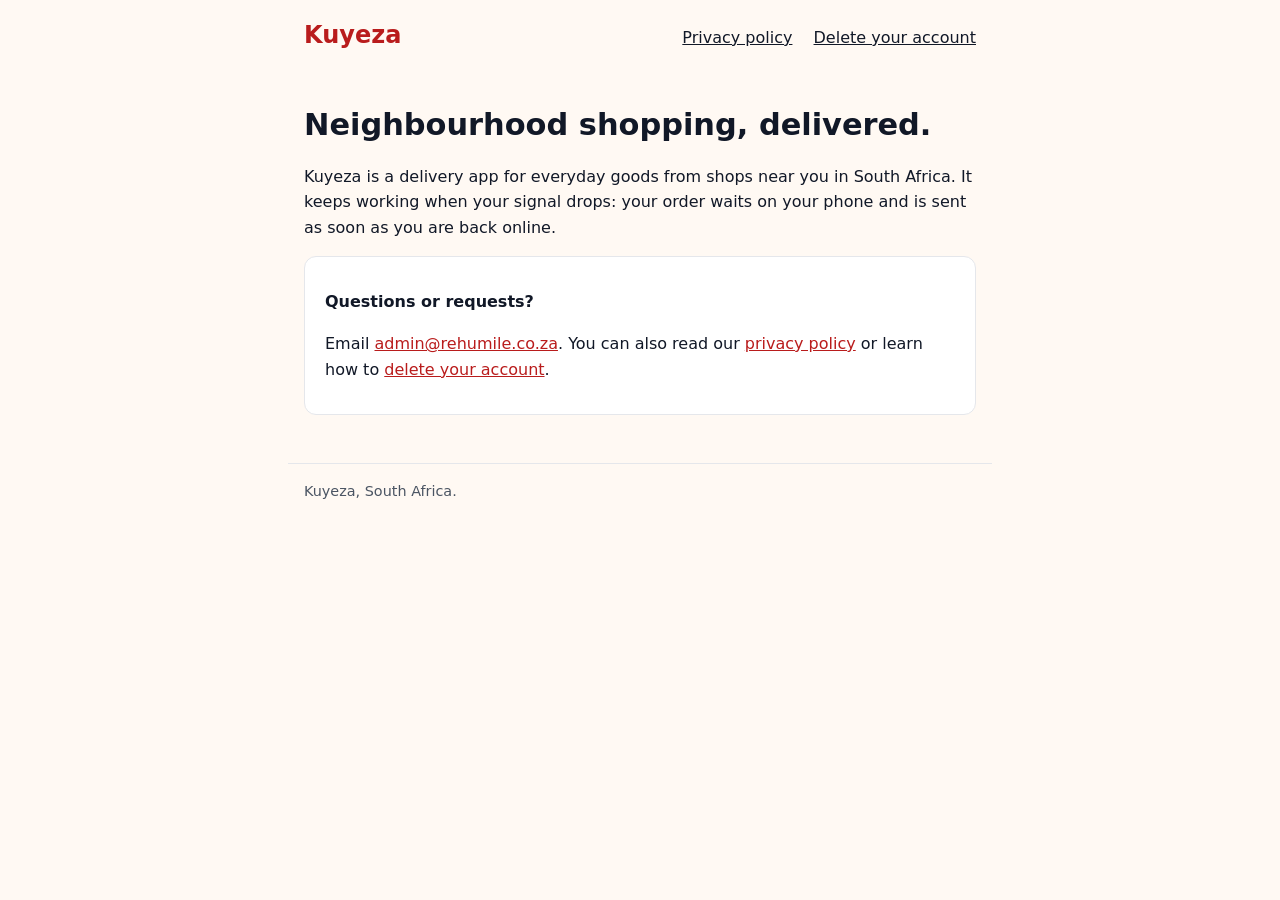
<file: index.html>
<!doctype html>
<html lang="en">
  <head>
    <meta charset="utf-8" />
    <meta name="viewport" content="width=device-width, initial-scale=1" />
    <title>Kuyeza</title>
    <meta name="description" content="Kuyeza: neighbourhood shopping delivered, even when your signal drops." />
    <link rel="stylesheet" href="style.css" />
  </head>
  <body>
    <header>
      <a class="brand" href="./">Kuyeza</a>
      <nav>
        <a href="privacy.html">Privacy policy</a>
        <a href="delete-account.html">Delete your account</a>
      </nav>
    </header>
    <main>
      <h1>Neighbourhood shopping, delivered.</h1>
      <p>
        Kuyeza is a delivery app for everyday goods from shops near you in South Africa. It keeps
        working when your signal drops: your order waits on your phone and is sent as soon as you
        are back online.
      </p>
      <div class="card">
        <p><strong>Questions or requests?</strong></p>
        <p>
          Email <a href="mailto:admin@rehumile.co.za">admin@rehumile.co.za</a>. You can also read our
          <a href="privacy.html">privacy policy</a> or learn how to
          <a href="delete-account.html">delete your account</a>.
        </p>
      </div>
    </main>
    <footer>Kuyeza, South Africa.</footer>
  </body>
</html>
</file>
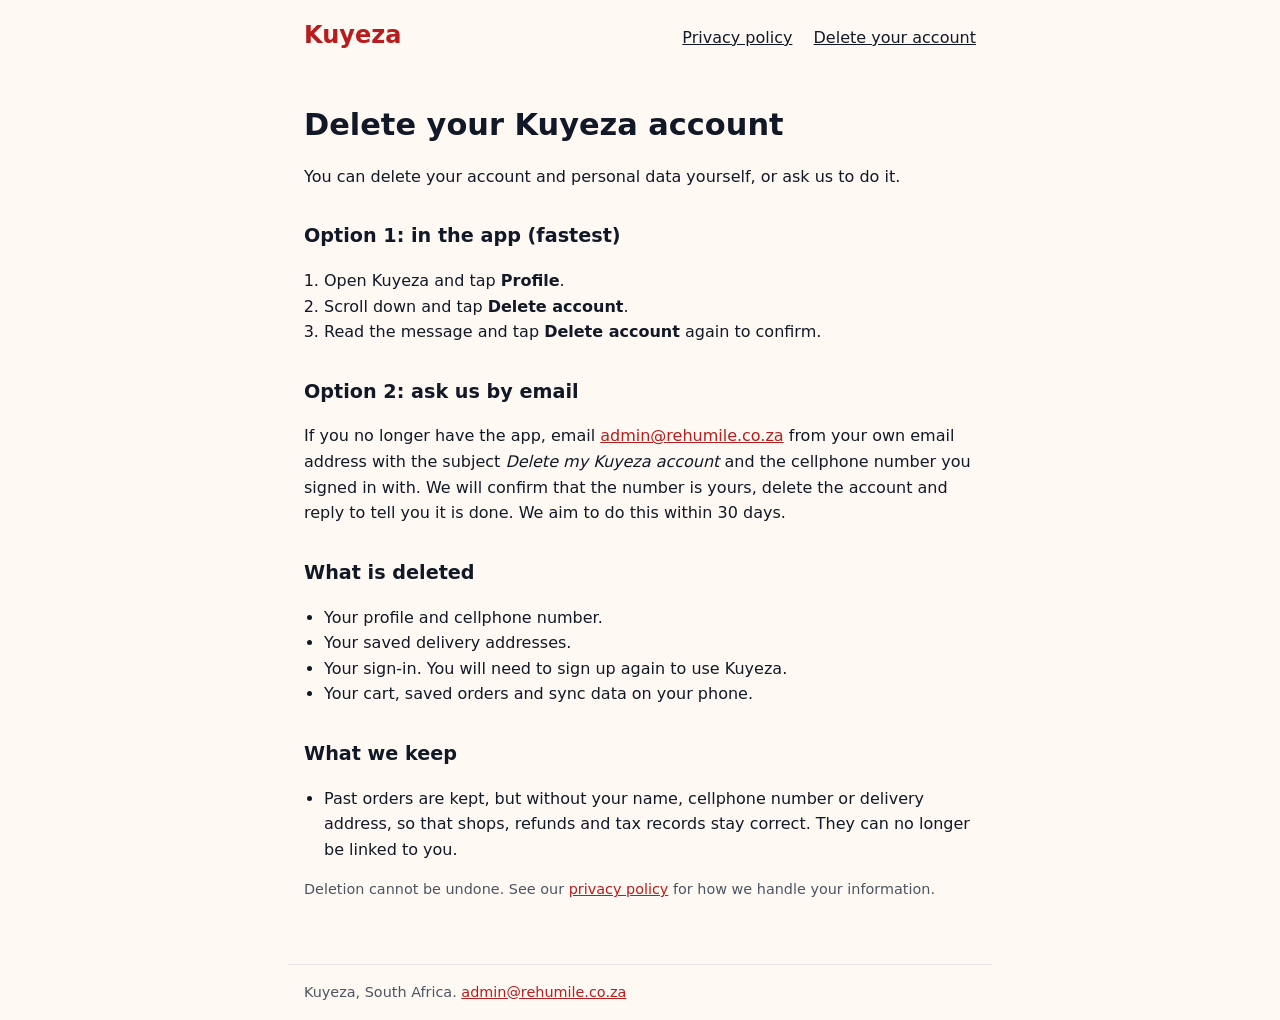
<file: delete-account.html>
<!doctype html>
<html lang="en">
  <head>
    <meta charset="utf-8" />
    <meta name="viewport" content="width=device-width, initial-scale=1" />
    <title>Delete your Kuyeza account</title>
    <meta name="description" content="How to delete your Kuyeza account and what happens to your data." />
    <link rel="stylesheet" href="style.css" />
  </head>
  <body>
    <header>
      <a class="brand" href="./">Kuyeza</a>
      <nav>
        <a href="privacy.html">Privacy policy</a>
        <a href="delete-account.html">Delete your account</a>
      </nav>
    </header>
    <main>
      <h1>Delete your Kuyeza account</h1>
      <p>You can delete your account and personal data yourself, or ask us to do it.</p>

      <h2>Option 1: in the app (fastest)</h2>
      <ol>
        <li>Open Kuyeza and tap <strong>Profile</strong>.</li>
        <li>Scroll down and tap <strong>Delete account</strong>.</li>
        <li>Read the message and tap <strong>Delete account</strong> again to confirm.</li>
      </ol>

      <h2>Option 2: ask us by email</h2>
      <p>
        If you no longer have the app, email
        <a href="mailto:admin@rehumile.co.za?subject=Delete%20my%20Kuyeza%20account">admin@rehumile.co.za</a>
        from your own email address with the subject <em>Delete my Kuyeza account</em> and the
        cellphone number you signed in with. We will confirm that the number is yours, delete the
        account and reply to tell you it is done. We aim to do this within 30 days.
      </p>

      <h2>What is deleted</h2>
      <ul>
        <li>Your profile and cellphone number.</li>
        <li>Your saved delivery addresses.</li>
        <li>Your sign-in. You will need to sign up again to use Kuyeza.</li>
        <li>Your cart, saved orders and sync data on your phone.</li>
      </ul>

      <h2>What we keep</h2>
      <ul>
        <li>
          Past orders are kept, but without your name, cellphone number or delivery address, so
          that shops, refunds and tax records stay correct. They can no longer be linked to you.
        </li>
      </ul>

      <p class="muted">
        Deletion cannot be undone. See our <a href="privacy.html">privacy policy</a> for how we
        handle your information.
      </p>
    </main>
    <footer>Kuyeza, South Africa. <a href="mailto:admin@rehumile.co.za">admin@rehumile.co.za</a></footer>
  </body>
</html>
</file>
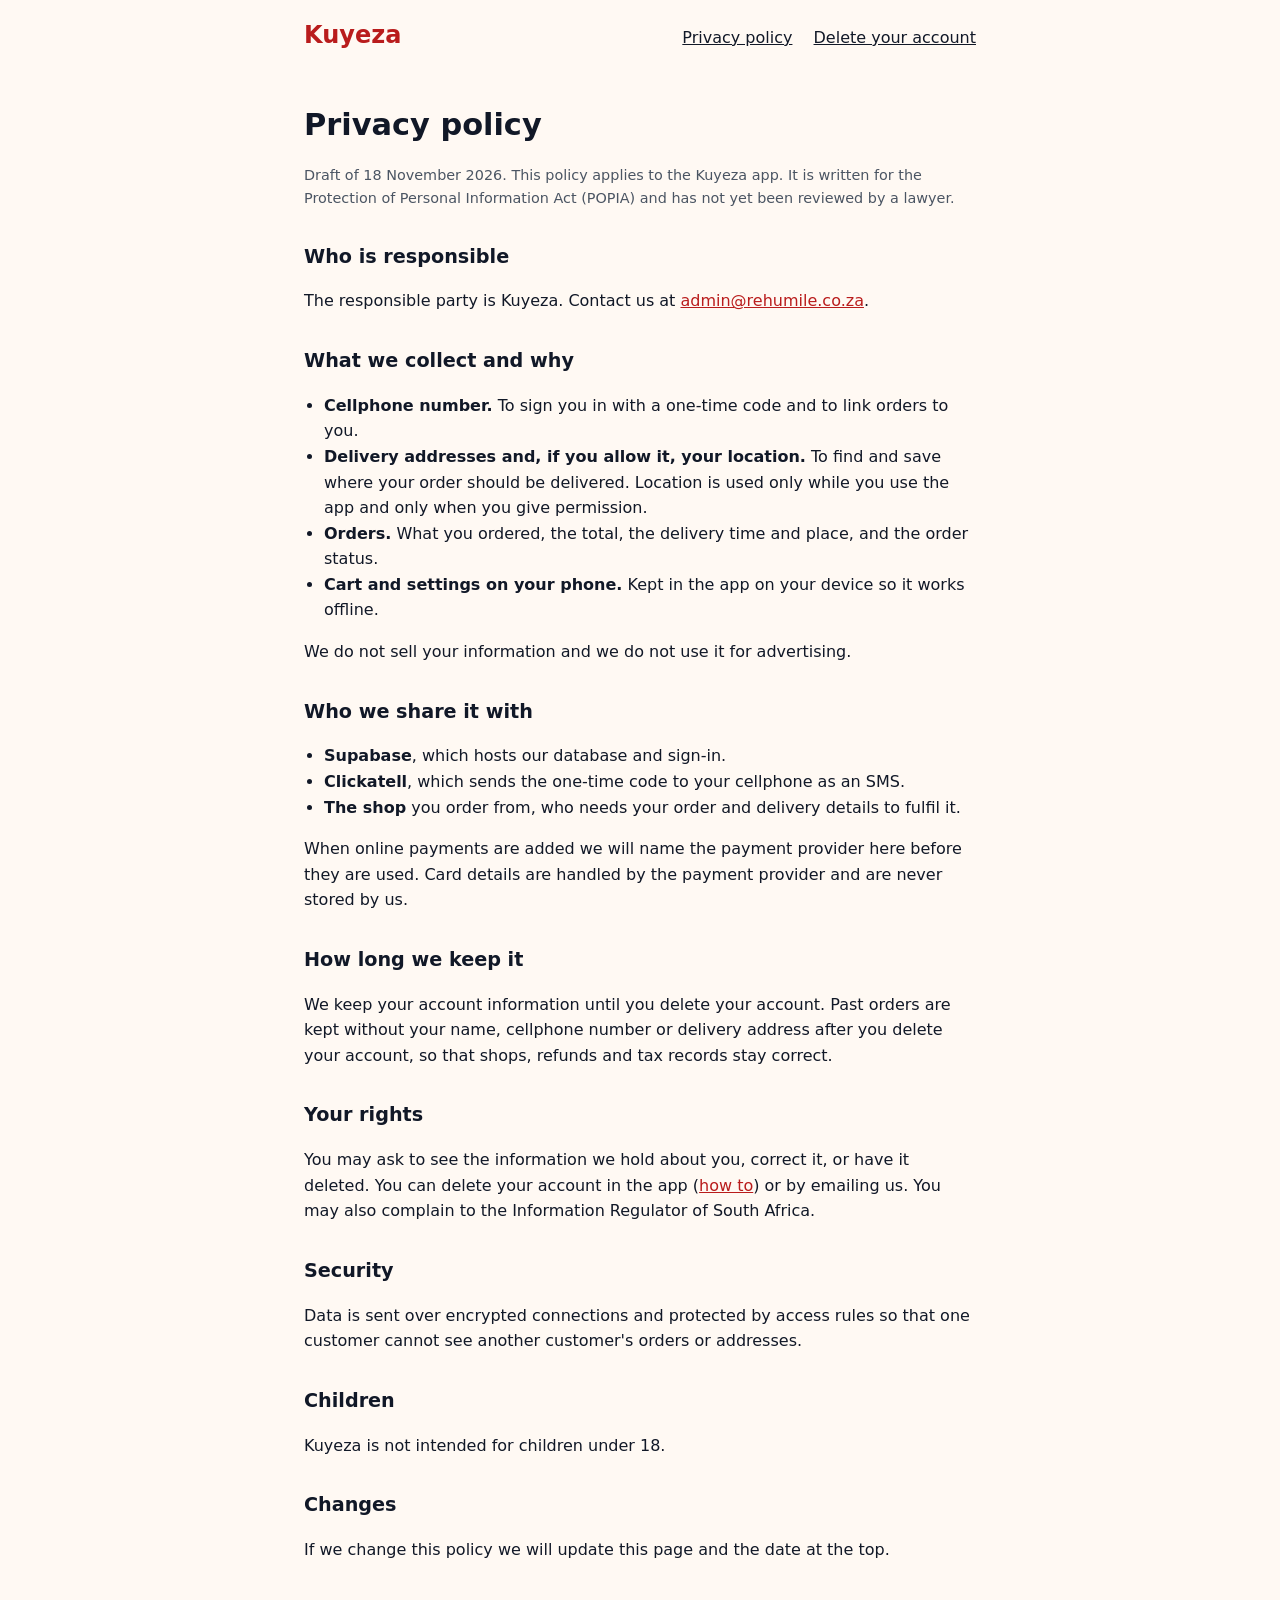
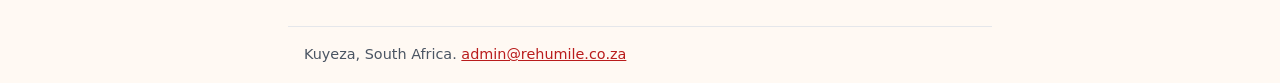
<file: privacy.html>
<!doctype html>
<html lang="en">
  <head>
    <meta charset="utf-8" />
    <meta name="viewport" content="width=device-width, initial-scale=1" />
    <title>Kuyeza privacy policy</title>
    <meta name="description" content="What information the Kuyeza app collects, why, and your rights under POPIA." />
    <link rel="stylesheet" href="style.css" />
  </head>
  <body>
    <header>
      <a class="brand" href="./">Kuyeza</a>
      <nav>
        <a href="privacy.html">Privacy policy</a>
        <a href="delete-account.html">Delete your account</a>
      </nav>
    </header>
    <main>
      <h1>Privacy policy</h1>
      <p class="muted">
        Draft of 18 November 2026. This policy applies to the Kuyeza app. It is written for the
        Protection of Personal Information Act (POPIA) and has not yet been reviewed by a lawyer.
      </p>

      <h2>Who is responsible</h2>
      <p>
        The responsible party is Kuyeza. Contact us at
        <a href="mailto:admin@rehumile.co.za">admin@rehumile.co.za</a>.
      </p>

      <h2>What we collect and why</h2>
      <ul>
        <li><strong>Cellphone number.</strong> To sign you in with a one-time code and to link orders to you.</li>
        <li>
          <strong>Delivery addresses and, if you allow it, your location.</strong> To find and
          save where your order should be delivered. Location is used only while you use the app
          and only when you give permission.
        </li>
        <li><strong>Orders.</strong> What you ordered, the total, the delivery time and place, and the order status.</li>
        <li><strong>Cart and settings on your phone.</strong> Kept in the app on your device so it works offline.</li>
      </ul>
      <p>We do not sell your information and we do not use it for advertising.</p>

      <h2>Who we share it with</h2>
      <ul>
        <li><strong>Supabase</strong>, which hosts our database and sign-in.</li>
        <li><strong>Clickatell</strong>, which sends the one-time code to your cellphone as an SMS.</li>
        <li><strong>The shop</strong> you order from, who needs your order and delivery details to fulfil it.</li>
      </ul>
      <p>
        When online payments are added we will name the payment provider here before they are used.
        Card details are handled by the payment provider and are never stored by us.
      </p>

      <h2>How long we keep it</h2>
      <p>
        We keep your account information until you delete your account. Past orders are kept
        without your name, cellphone number or delivery address after you delete your account, so
        that shops, refunds and tax records stay correct.
      </p>

      <h2>Your rights</h2>
      <p>
        You may ask to see the information we hold about you, correct it, or have it deleted. You
        can delete your account in the app (<a href="delete-account.html">how to</a>) or by
        emailing us. You may also complain to the Information Regulator of South Africa.
      </p>

      <h2>Security</h2>
      <p>
        Data is sent over encrypted connections and protected by access rules so that one customer
        cannot see another customer's orders or addresses.
      </p>

      <h2>Children</h2>
      <p>Kuyeza is not intended for children under 18.</p>

      <h2>Changes</h2>
      <p>If we change this policy we will update this page and the date at the top.</p>
    </main>
    <footer>Kuyeza, South Africa. <a href="mailto:admin@rehumile.co.za">admin@rehumile.co.za</a></footer>
  </body>
</html>
</file>
<file: style.css>
:root {
  --red: #b91c1c;
  --ink: #111827;
  --muted: #4b5563;
  --bg: #fff9f3;
  --card: #ffffff;
  --line: #e5e7eb;
}
@media (prefers-color-scheme: dark) {
  :root {
    --red: #f87171;
    --ink: #f9fafb;
    --muted: #d1d5db;
    --bg: #111111;
    --card: #1a1a1a;
    --line: #333333;
  }
}
* {
  box-sizing: border-box;
}
body {
  margin: 0;
  background: var(--bg);
  color: var(--ink);
  font-family: system-ui, -apple-system, 'Segoe UI', Roboto, sans-serif;
  line-height: 1.6;
}
header,
main,
footer {
  max-width: 44rem;
  margin: 0 auto;
  padding: 1rem;
}
header {
  display: flex;
  align-items: baseline;
  justify-content: space-between;
  flex-wrap: wrap;
  gap: 0.5rem;
}
.brand {
  font-weight: 800;
  font-size: 1.5rem;
  color: var(--red);
  text-decoration: none;
}
nav a {
  margin-left: 1rem;
  color: var(--ink);
}
h1 {
  font-size: 1.9rem;
  line-height: 1.2;
}
h2 {
  margin-top: 2rem;
  font-size: 1.2rem;
}
a {
  color: var(--red);
}
.card {
  background: var(--card);
  border: 1px solid var(--line);
  border-radius: 12px;
  padding: 1rem 1.25rem;
}
ol,
ul {
  padding-left: 1.25rem;
}
.muted {
  color: var(--muted);
  font-size: 0.9rem;
}
footer {
  color: var(--muted);
  font-size: 0.9rem;
  border-top: 1px solid var(--line);
  margin-top: 2rem;
}
</file>
